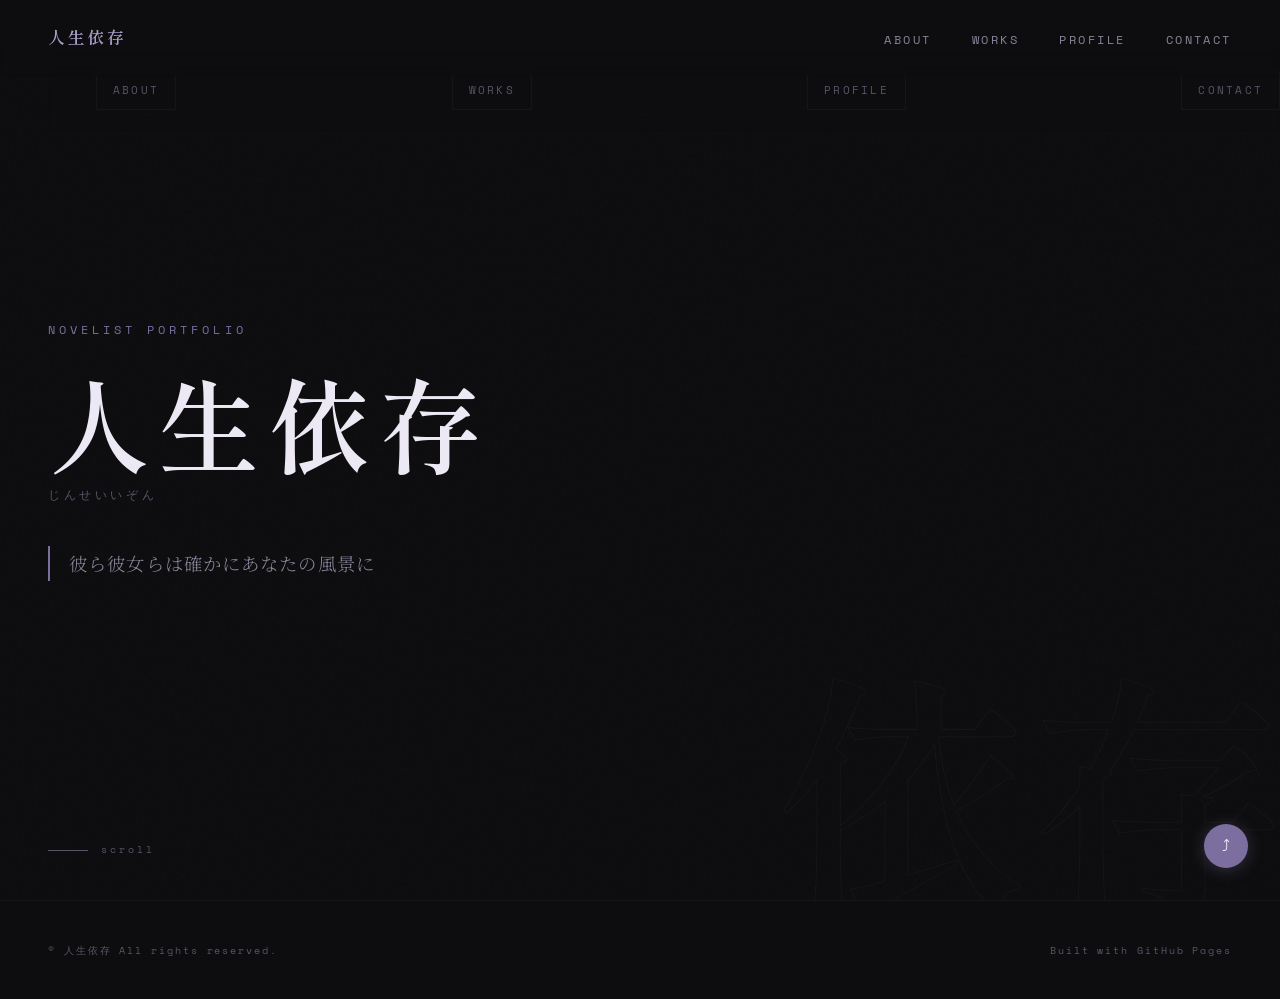
<file: index.html>
<!DOCTYPE html>
<html lang="ja">
<head>
<meta charset="UTF-8">
<meta name="viewport" content="width=device-width, initial-scale=1.0">
<meta name="description" content="人生依存（じんせいいぞん）の小説ポートフォリオサイト。ジャンル分けしにくい純文学・文学フリマ同人小説を執筆。代表作「雨上がりの宝物」ほか。">
<meta name="keywords" content="人生依存,小説家,純文学,小説家になろう,カクヨム,文学フリマ,同人小説,じんせいいぞん">
<meta property="og:title" content="人生依存 | 小説家ポートフォリオ">
<meta property="og:description" content="彼ら彼女らは確かにあなたの風景に。ジャンル分けしにくい物語を書く小説家・人生依存の作品一覧。">
<meta property="og:type" content="website">
<title>人生依存 | 小説家ポートフォリオ</title>
<link rel="stylesheet" href="style.css">
<style>
  #hero {
    min-height: 100vh;
    display: flex;
    flex-direction: column;
    justify-content: center;
    padding: 0 3rem;
    position: relative;
    overflow: hidden;
  }
  .hero-bg-text {
    position: absolute;
    bottom: -0.05em;
    right: -0.02em;
    font-family: 'Shippori Mincho', serif;
    font-size: clamp(8rem, 20vw, 22rem);
    font-weight: 600;
    color: transparent;
    -webkit-text-stroke: 1px rgba(124,111,160,0.07);
    pointer-events: none;
    line-height: 1;
    user-select: none;
  }
  .hero-eyebrow {
    font-family: 'Space Mono', monospace;
    font-size: 0.72rem;
    letter-spacing: 0.35em;
    color: var(--accent);
    margin-bottom: 1.5rem;
    opacity: 0;
    animation: fadeUp 1s 0.2s forwards;
  }
  .hero-name {
    font-family: 'Shippori Mincho', serif;
    font-size: clamp(3.5rem, 8vw, 7rem);
    font-weight: 600;
    line-height: 1.1;
    letter-spacing: 0.08em;
    color: #ece9f5;
    opacity: 0;
    animation: fadeUp 1s 0.4s forwards;
  }
  .hero-name-reading {
    font-family: 'Space Mono', monospace;
    font-size: 0.75rem;
    letter-spacing: 0.3em;
    color: var(--text3);
    margin-top: 0.4rem;
    opacity: 0;
    animation: fadeUp 1s 0.55s forwards;
  }
  .hero-catch {
    margin-top: 2.5rem;
    font-size: clamp(0.9rem, 2vw, 1.15rem);
    color: var(--text2);
    font-weight: 300;
    letter-spacing: 0.06em;
    max-width: 34em;
    border-left: 2px solid var(--accent);
    padding-left: 1.2rem;
    opacity: 0;
    animation: fadeUp 1s 0.7s forwards;
  }
  .hero-scroll {
    position: absolute;
    bottom: 2.5rem;
    left: 3rem;
    display: flex;
    align-items: center;
    gap: 0.8rem;
    font-family: 'Space Mono', monospace;
    font-size: 0.65rem;
    letter-spacing: 0.3em;
    color: var(--text3);
    opacity: 0;
    animation: fadeIn 1s 1.4s forwards;
  }
  .hero-scroll::before {
    content: '';
    display: block;
    width: 40px;
    height: 1px;
    background: var(--text3);
  }
  .hero-nav-links {
    display: flex;
    gap: 1.5rem;
    margin-top: 3rem;
    opacity: 0;
    animation: fadeUp 1s 1s forwards;
  }
  .hero-nav-link {
    font-family: 'Space Mono', monospace;
    font-size: 0.7rem;
    letter-spacing: 0.2em;
    color: var(--text3);
    text-decoration: none;
    padding: 0.5rem 1rem;
    border: 1px solid var(--border2);
    border-radius: 1px;
    transition: color 0.3s, border-color 0.3s;
  }
  .hero-nav-link:hover { color: var(--accent2); border-color: var(--border); }
  @media (max-width: 768px) {
    #hero { padding: 0 1.5rem; }
    .hero-nav-links { flex-wrap: wrap; gap: 0.8rem; }
  }
</style>
</head>
<body>

<nav>
  <a href="index.html" class="nav-logo">人生依存</a>
  <ul class="nav-links">
    <li><a href="about.html">ABOUT</a></li>
    <li><a href="works.html">WORKS</a></li>
    <li><a href="profile.html">PROFILE</a></li>
    <li><a href="contact.html">CONTACT</a></li>
  </ul>
</nav>

<section id="hero">
  <div class="hero-bg-text">依存</div>
  <p class="hero-eyebrow">NOVELIST PORTFOLIO</p>
  <h1 class="hero-name">人生依存</h1>
  <p class="hero-name-reading">じんせいいぞん</p>
  <p class="hero-catch">彼ら彼女らは確かにあなたの風景に</p>
  <nav class="hero-nav-links">
    <a href="about.html" class="hero-nav-link">ABOUT</a>
    <a href="works.html" class="hero-nav-link">WORKS</a>
    <a href="profile.html" class="hero-nav-link">PROFILE</a>
    <a href="contact.html" class="hero-nav-link">CONTACT</a>
  </nav>
  <div class="hero-scroll">scroll</div>
</section>

<footer>
  <p>© 人生依存 All rights reserved.</p>
  <p>Built with GitHub Pages</p>
</footer>


<!-- SHARE FAB -->
<div class="share-fab">
  <span class="share-copied" id="share-copied">copied!</span>
  <div class="share-menu" id="share-menu">
    <button class="share-btn" id="copy-btn">🔗 URLをコピー</button>
    <a class="share-btn" id="x-btn" href="#" target="_blank" rel="noopener">𝕏 Xでシェア</a>
    <a class="share-btn" id="line-btn" href="#" target="_blank" rel="noopener">💬 LINEでシェア</a>
  </div>
  <button class="share-toggle" id="share-toggle" aria-label="シェア">⤴</button>
</div>

<script>
(function() {
  var toggle = document.getElementById("share-toggle");
  var menu = document.getElementById("share-menu");
  var copyBtn = document.getElementById("copy-btn");
  var xBtn = document.getElementById("x-btn");
  var lineBtn = document.getElementById("line-btn");
  var copied = document.getElementById("share-copied");
  var url = "https://999harmony.github.io/";
  var text = "人生依存｜小説家ポートフォリオ";

  xBtn.href = "https://twitter.com/intent/tweet?url=" + encodeURIComponent(url) + "&text=" + encodeURIComponent(text);
  lineBtn.href = "https://social-plugins.line.me/lineit/share?url=" + encodeURIComponent(url);

  toggle.addEventListener("click", function() { menu.classList.toggle("open"); });

  copyBtn.addEventListener("click", function() {
    navigator.clipboard.writeText(url).then(function() {
      copied.classList.add("show");
      setTimeout(function() { copied.classList.remove("show"); }, 2000);
    });
  });

  document.addEventListener("click", function(e) {
    if (!e.target.closest(".share-fab")) menu.classList.remove("open");
  });
})();
</script>
</body>
</html>
</file>
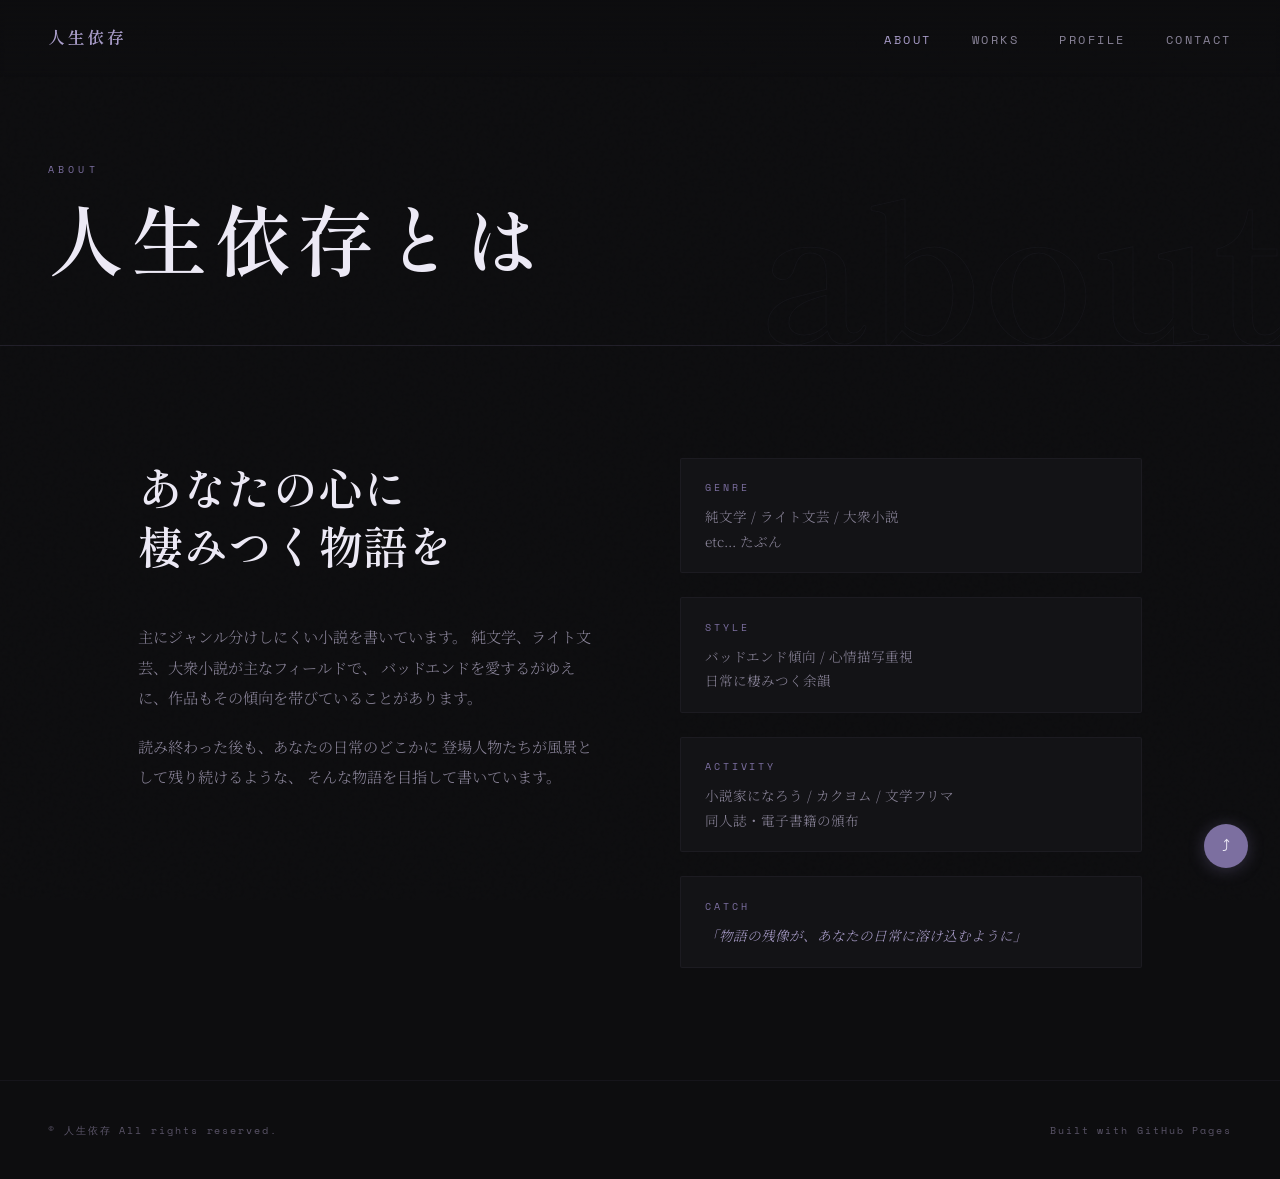
<file: about.html>
<!DOCTYPE html>
<html lang="ja">
<head>
<meta charset="UTF-8">
<meta name="viewport" content="width=device-width, initial-scale=1.0">
<meta name="description" content="人生依存（じんせいいぞん）について。純文学・ライト文芸・大衆小説を中心に執筆する小説家。">
<title>ABOUT | 人生依存</title>
<link rel="stylesheet" href="style.css">
</head>
<body>

<nav>
  <a href="index.html" class="nav-logo">人生依存</a>
  <ul class="nav-links">
    <li><a href="about.html" class="active">ABOUT</a></li>
    <li><a href="works.html">WORKS</a></li>
    <li><a href="profile.html">PROFILE</a></li>
    <li><a href="contact.html">CONTACT</a></li>
  </ul>
</nav>

<div class="page-header">
  <div class="page-header-bg">about</div>
  <p class="page-header-eyebrow">ABOUT</p>
  <h1 class="page-header-title">人生依存とは</h1>
</div>

<hr class="divider">

<section>
  <div class="section-inner">
    <div class="about-grid">
      <div class="reveal">
        <h2 class="section-title">あなたの心に<br>棲みつく物語を</h2>
        <div class="about-text">
          <p>
            主にジャンル分けしにくい小説を書いています。
            純文学、ライト文芸、大衆小説が主なフィールドで、
            バッドエンドを愛するがゆえに、作品もその傾向を帯びていることがあります。
          </p>
          <p>
            読み終わった後も、あなたの日常のどこかに
            登場人物たちが風景として残り続けるような、
            そんな物語を目指して書いています。
          </p>
        </div>
      </div>
      <div class="about-detail reveal">
        <div class="detail-item">
          <div class="detail-item-label">GENRE</div>
          <div class="detail-item-content">純文学 / ライト文芸 / 大衆小説<br>etc... たぶん</div>
        </div>
        <div class="detail-item">
          <div class="detail-item-label">STYLE</div>
          <div class="detail-item-content">バッドエンド傾向 / 心情描写重視<br>日常に棲みつく余韻</div>
        </div>
        <div class="detail-item">
          <div class="detail-item-label">ACTIVITY</div>
          <div class="detail-item-content">小説家になろう / カクヨム / 文学フリマ<br>同人誌・電子書籍の頒布</div>
        </div>
        <div class="detail-item">
          <div class="detail-item-label">CATCH</div>
          <div class="detail-item-content" style="color: var(--accent2); font-style: italic;">
            「物語の残像が、あなたの日常に溶け込むように」
          </div>
        </div>
      </div>
    </div>
  </div>
</section>

<footer>
  <p>© 人生依存 All rights reserved.</p>
  <p>Built with GitHub Pages</p>
</footer>

<script>
const reveals = document.querySelectorAll('.reveal');
const observer = new IntersectionObserver((entries) => {
  entries.forEach(entry => { if (entry.isIntersecting) entry.target.classList.add('visible'); });
}, { threshold: 0.12 });
reveals.forEach(el => observer.observe(el));
</script>

<!-- SHARE FAB -->
<div class="share-fab">
  <span class="share-copied" id="share-copied">copied!</span>
  <div class="share-menu" id="share-menu">
    <button class="share-btn" id="copy-btn">🔗 URLをコピー</button>
    <a class="share-btn" id="x-btn" href="#" target="_blank" rel="noopener">𝕏 Xでシェア</a>
    <a class="share-btn" id="line-btn" href="#" target="_blank" rel="noopener">💬 LINEでシェア</a>
  </div>
  <button class="share-toggle" id="share-toggle" aria-label="シェア">⤴</button>
</div>

<script>
(function() {
  var toggle = document.getElementById("share-toggle");
  var menu = document.getElementById("share-menu");
  var copyBtn = document.getElementById("copy-btn");
  var xBtn = document.getElementById("x-btn");
  var lineBtn = document.getElementById("line-btn");
  var copied = document.getElementById("share-copied");
  var url = "https://999harmony.github.io/";
  var text = "人生依存｜小説家ポートフォリオ";

  xBtn.href = "https://twitter.com/intent/tweet?url=" + encodeURIComponent(url) + "&text=" + encodeURIComponent(text);
  lineBtn.href = "https://social-plugins.line.me/lineit/share?url=" + encodeURIComponent(url);

  toggle.addEventListener("click", function() { menu.classList.toggle("open"); });

  copyBtn.addEventListener("click", function() {
    navigator.clipboard.writeText(url).then(function() {
      copied.classList.add("show");
      setTimeout(function() { copied.classList.remove("show"); }, 2000);
    });
  });

  document.addEventListener("click", function(e) {
    if (!e.target.closest(".share-fab")) menu.classList.remove("open");
  });
})();
</script>
</body>
</html>
</file>
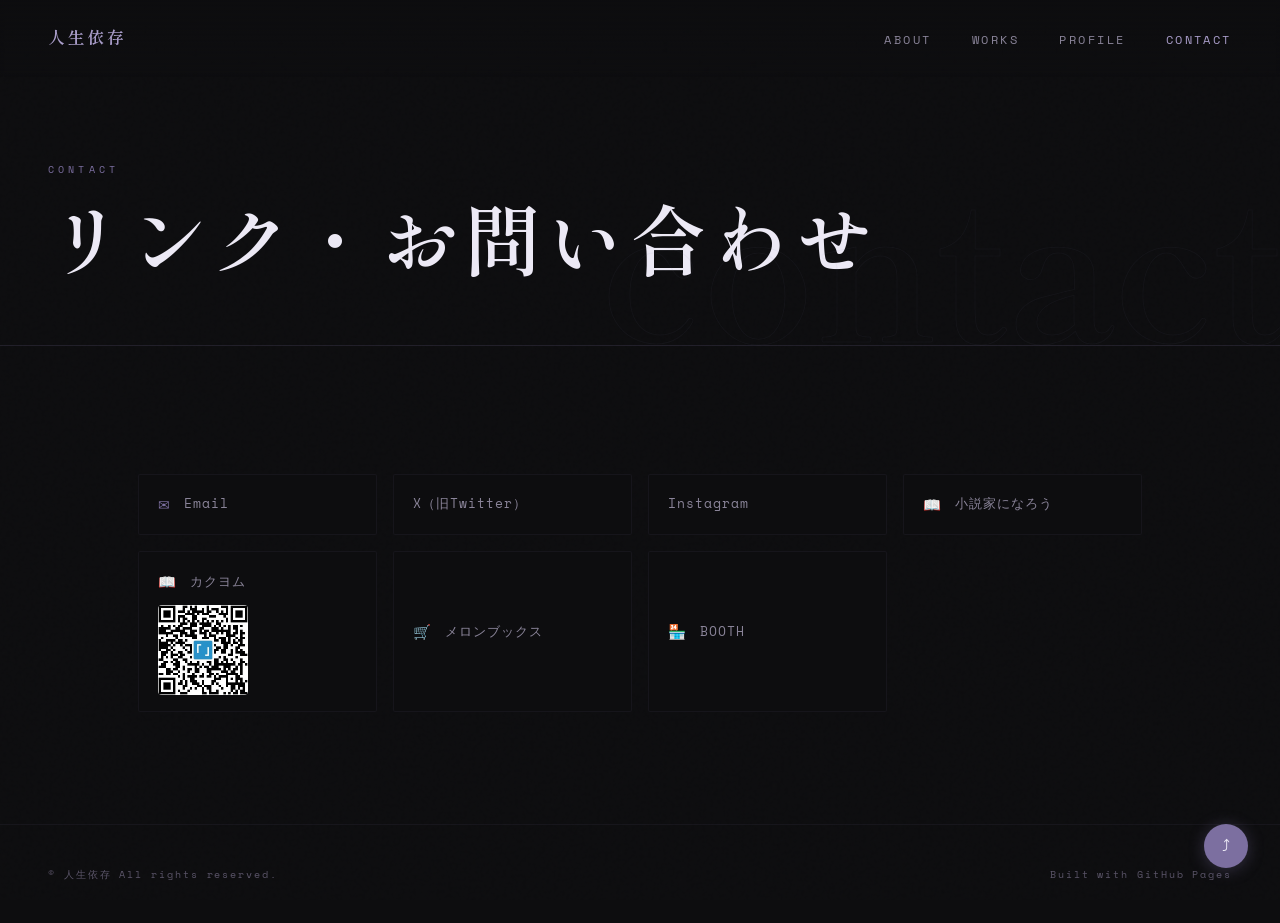
<file: contact.html>
<!DOCTYPE html>
<html lang="ja">
<head>
<meta charset="UTF-8">
<meta name="viewport" content="width=device-width, initial-scale=1.0">
<meta name="description" content="人生依存へのお問い合わせ・各種リンク。Twitter、Instagram、小説家になろう、カクヨム、メロンブックス、BOOTH。">
<title>CONTACT | 人生依存</title>
<link rel="stylesheet" href="style.css">
</head>
<body>

<nav>
  <a href="index.html" class="nav-logo">人生依存</a>
  <ul class="nav-links">
    <li><a href="about.html">ABOUT</a></li>
    <li><a href="works.html">WORKS</a></li>
    <li><a href="profile.html">PROFILE</a></li>
    <li><a href="contact.html" class="active">CONTACT</a></li>
  </ul>
</nav>

<div class="page-header">
  <div class="page-header-bg">contact</div>
  <p class="page-header-eyebrow">CONTACT</p>
  <h1 class="page-header-title">リンク・お問い合わせ</h1>
</div>

<hr class="divider">

<section>
  <div class="section-inner">
    <div class="contact-link-area reveal">
      <div class="contact-links">
        <a href="mailto:rikurai0715@outlook.jp" class="contact-link">
          <span class="contact-link-icon">✉</span>
          <span>Email</span>
        </a>
        <a href="https://twitter.com/999harmony" target="_blank" rel="noopener" class="contact-link">
          <span>X（旧Twitter）</span>
        </a>
        <a href="https://www.instagram.com/999_harmony" target="_blank" rel="noopener" class="contact-link">
          <span>Instagram</span>
        </a>
        <a href="https://mypage.syosetu.com/mypage/profile/userid/946989/" target="_blank" rel="noopener" class="contact-link">
          <span class="contact-link-icon">📖</span>
          <span>小説家になろう</span>
        </a>
        <a href="https://kakuyomu.jp/users/999harmony" target="_blank" rel="noopener" class="contact-link" style="flex-direction: column; align-items: flex-start; gap: 0.6rem;">
          <span style="display:flex; align-items:center; gap:0.8rem;"><span class="contact-link-icon">📖</span><span>カクヨム</span></span>
          <img src="qr_kakuyomu.png" alt="カクヨムQRコード" style="width: 90px; height: 90px; border-radius: 4px; display: block;">
        </a>
        <a href="https://www.melonbooks.co.jp/circle/index.php?circle_id=134625" target="_blank" rel="noopener" class="contact-link">
          <span class="contact-link-icon">🛒</span>
          <span>メロンブックス</span>
        </a>
        <a href="https://life-dependence.booth.pm/" target="_blank" rel="noopener" class="contact-link">
          <span class="contact-link-icon">🏪</span>
          <span>BOOTH</span>
        </a>
      </div>
    </div>
  </div>
</section>

<footer>
  <p>© 人生依存 All rights reserved.</p>
  <p>Built with GitHub Pages</p>
</footer>

<script>
const reveals = document.querySelectorAll('.reveal');
const observer = new IntersectionObserver((entries) => {
  entries.forEach(entry => { if (entry.isIntersecting) entry.target.classList.add('visible'); });
}, { threshold: 0.12 });
reveals.forEach(el => observer.observe(el));
</script>

<!-- SHARE FAB -->
<div class="share-fab">
  <span class="share-copied" id="share-copied">copied!</span>
  <div class="share-menu" id="share-menu">
    <button class="share-btn" id="copy-btn">🔗 URLをコピー</button>
    <a class="share-btn" id="x-btn" href="#" target="_blank" rel="noopener">𝕏 Xでシェア</a>
    <a class="share-btn" id="line-btn" href="#" target="_blank" rel="noopener">💬 LINEでシェア</a>
  </div>
  <button class="share-toggle" id="share-toggle" aria-label="シェア">⤴</button>
</div>

<script>
(function() {
  var toggle = document.getElementById("share-toggle");
  var menu = document.getElementById("share-menu");
  var copyBtn = document.getElementById("copy-btn");
  var xBtn = document.getElementById("x-btn");
  var lineBtn = document.getElementById("line-btn");
  var copied = document.getElementById("share-copied");
  var url = "https://999harmony.github.io/";
  var text = "人生依存｜小説家ポートフォリオ";

  xBtn.href = "https://twitter.com/intent/tweet?url=" + encodeURIComponent(url) + "&text=" + encodeURIComponent(text);
  lineBtn.href = "https://social-plugins.line.me/lineit/share?url=" + encodeURIComponent(url);

  toggle.addEventListener("click", function() { menu.classList.toggle("open"); });

  copyBtn.addEventListener("click", function() {
    navigator.clipboard.writeText(url).then(function() {
      copied.classList.add("show");
      setTimeout(function() { copied.classList.remove("show"); }, 2000);
    });
  });

  document.addEventListener("click", function(e) {
    if (!e.target.closest(".share-fab")) menu.classList.remove("open");
  });
})();
</script>
</body>
</html>
</file>
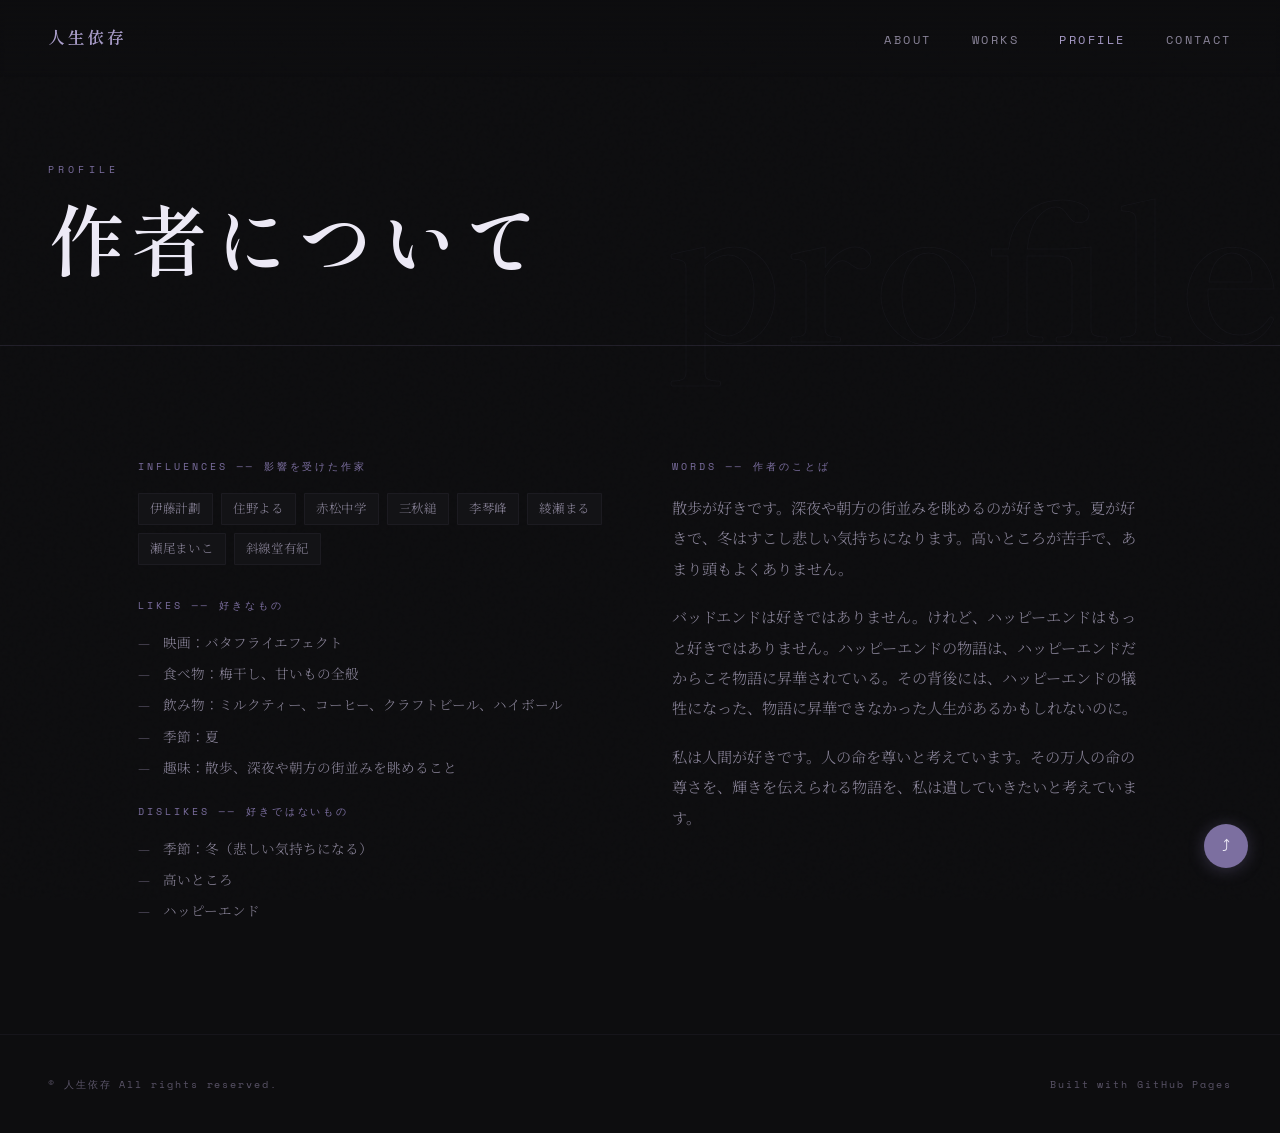
<file: profile.html>
<!DOCTYPE html>
<html lang="ja">
<head>
<meta charset="UTF-8">
<meta name="viewport" content="width=device-width, initial-scale=1.0">
<meta name="description" content="小説家・人生依存のプロフィール。影響を受けた作家、好きなもの、作者のことば。">
<title>PROFILE | 人生依存</title>
<link rel="stylesheet" href="style.css">
</head>
<body>

<nav>
  <a href="index.html" class="nav-logo">人生依存</a>
  <ul class="nav-links">
    <li><a href="about.html">ABOUT</a></li>
    <li><a href="works.html">WORKS</a></li>
    <li><a href="profile.html" class="active">PROFILE</a></li>
    <li><a href="contact.html">CONTACT</a></li>
  </ul>
</nav>

<div class="page-header">
  <div class="page-header-bg">profile</div>
  <p class="page-header-eyebrow">PROFILE</p>
  <h1 class="page-header-title">作者について</h1>
</div>

<hr class="divider">

<section>
  <div class="section-inner">
    <div class="profile-grid">
      <div class="reveal">
        <div class="profile-block-title">INFLUENCES ── 影響を受けた作家</div>
        <div class="author-list">
          <span class="author-tag">伊藤計劃</span>
          <span class="author-tag">住野よる</span>
          <span class="author-tag">赤松中学</span>
          <span class="author-tag">三秋縋</span>
          <span class="author-tag">李琴峰</span>
          <span class="author-tag">綾瀬まる</span>
          <span class="author-tag">瀬尾まいこ</span>
          <span class="author-tag">斜線堂有紀</span>
        </div>
        <div class="profile-block-title">LIKES ── 好きなもの</div>
        <ul class="taste-list">
          <li>映画：バタフライエフェクト</li>
          <li>食べ物：梅干し、甘いもの全般</li>
          <li>飲み物：ミルクティー、コーヒー、クラフトビール、ハイボール</li>
          <li>季節：夏</li>
          <li>趣味：散歩、深夜や朝方の街並みを眺めること</li>
        </ul>
        <div class="profile-block-title" style="margin-top: 1.5rem;">DISLIKES ── 好きではないもの</div>
        <ul class="taste-list">
          <li>季節：冬（悲しい気持ちになる）</li>
          <li>高いところ</li>
          <li>ハッピーエンド</li>
        </ul>
      </div>
      <div class="reveal">
        <div class="profile-block-title">WORDS ── 作者のことば</div>
        <div class="about-text">
          <p>
            散歩が好きです。深夜や朝方の街並みを眺めるのが好きです。夏が好きで、冬はすこし悲しい気持ちになります。高いところが苦手で、あまり頭もよくありません。
          </p>
          <p>
            バッドエンドは好きではありません。けれど、ハッピーエンドはもっと好きではありません。ハッピーエンドの物語は、ハッピーエンドだからこそ物語に昇華されている。その背後には、ハッピーエンドの犠牲になった、物語に昇華できなかった人生があるかもしれないのに。
          </p>
          <p>
            私は人間が好きです。人の命を尊いと考えています。その万人の命の尊さを、輝きを伝えられる物語を、私は遺していきたいと考えています。
          </p>
        </div>
      </div>
    </div>
  </div>
</section>

<footer>
  <p>© 人生依存 All rights reserved.</p>
  <p>Built with GitHub Pages</p>
</footer>

<script>
const reveals = document.querySelectorAll('.reveal');
const observer = new IntersectionObserver((entries) => {
  entries.forEach(entry => { if (entry.isIntersecting) entry.target.classList.add('visible'); });
}, { threshold: 0.12 });
reveals.forEach(el => observer.observe(el));
</script>

<!-- SHARE FAB -->
<div class="share-fab">
  <span class="share-copied" id="share-copied">copied!</span>
  <div class="share-menu" id="share-menu">
    <button class="share-btn" id="copy-btn">🔗 URLをコピー</button>
    <a class="share-btn" id="x-btn" href="#" target="_blank" rel="noopener">𝕏 Xでシェア</a>
    <a class="share-btn" id="line-btn" href="#" target="_blank" rel="noopener">💬 LINEでシェア</a>
  </div>
  <button class="share-toggle" id="share-toggle" aria-label="シェア">⤴</button>
</div>

<script>
(function() {
  var toggle = document.getElementById("share-toggle");
  var menu = document.getElementById("share-menu");
  var copyBtn = document.getElementById("copy-btn");
  var xBtn = document.getElementById("x-btn");
  var lineBtn = document.getElementById("line-btn");
  var copied = document.getElementById("share-copied");
  var url = "https://999harmony.github.io/";
  var text = "人生依存｜小説家ポートフォリオ";

  xBtn.href = "https://twitter.com/intent/tweet?url=" + encodeURIComponent(url) + "&text=" + encodeURIComponent(text);
  lineBtn.href = "https://social-plugins.line.me/lineit/share?url=" + encodeURIComponent(url);

  toggle.addEventListener("click", function() { menu.classList.toggle("open"); });

  copyBtn.addEventListener("click", function() {
    navigator.clipboard.writeText(url).then(function() {
      copied.classList.add("show");
      setTimeout(function() { copied.classList.remove("show"); }, 2000);
    });
  });

  document.addEventListener("click", function(e) {
    if (!e.target.closest(".share-fab")) menu.classList.remove("open");
  });
})();
</script>
</body>
</html>
</file>
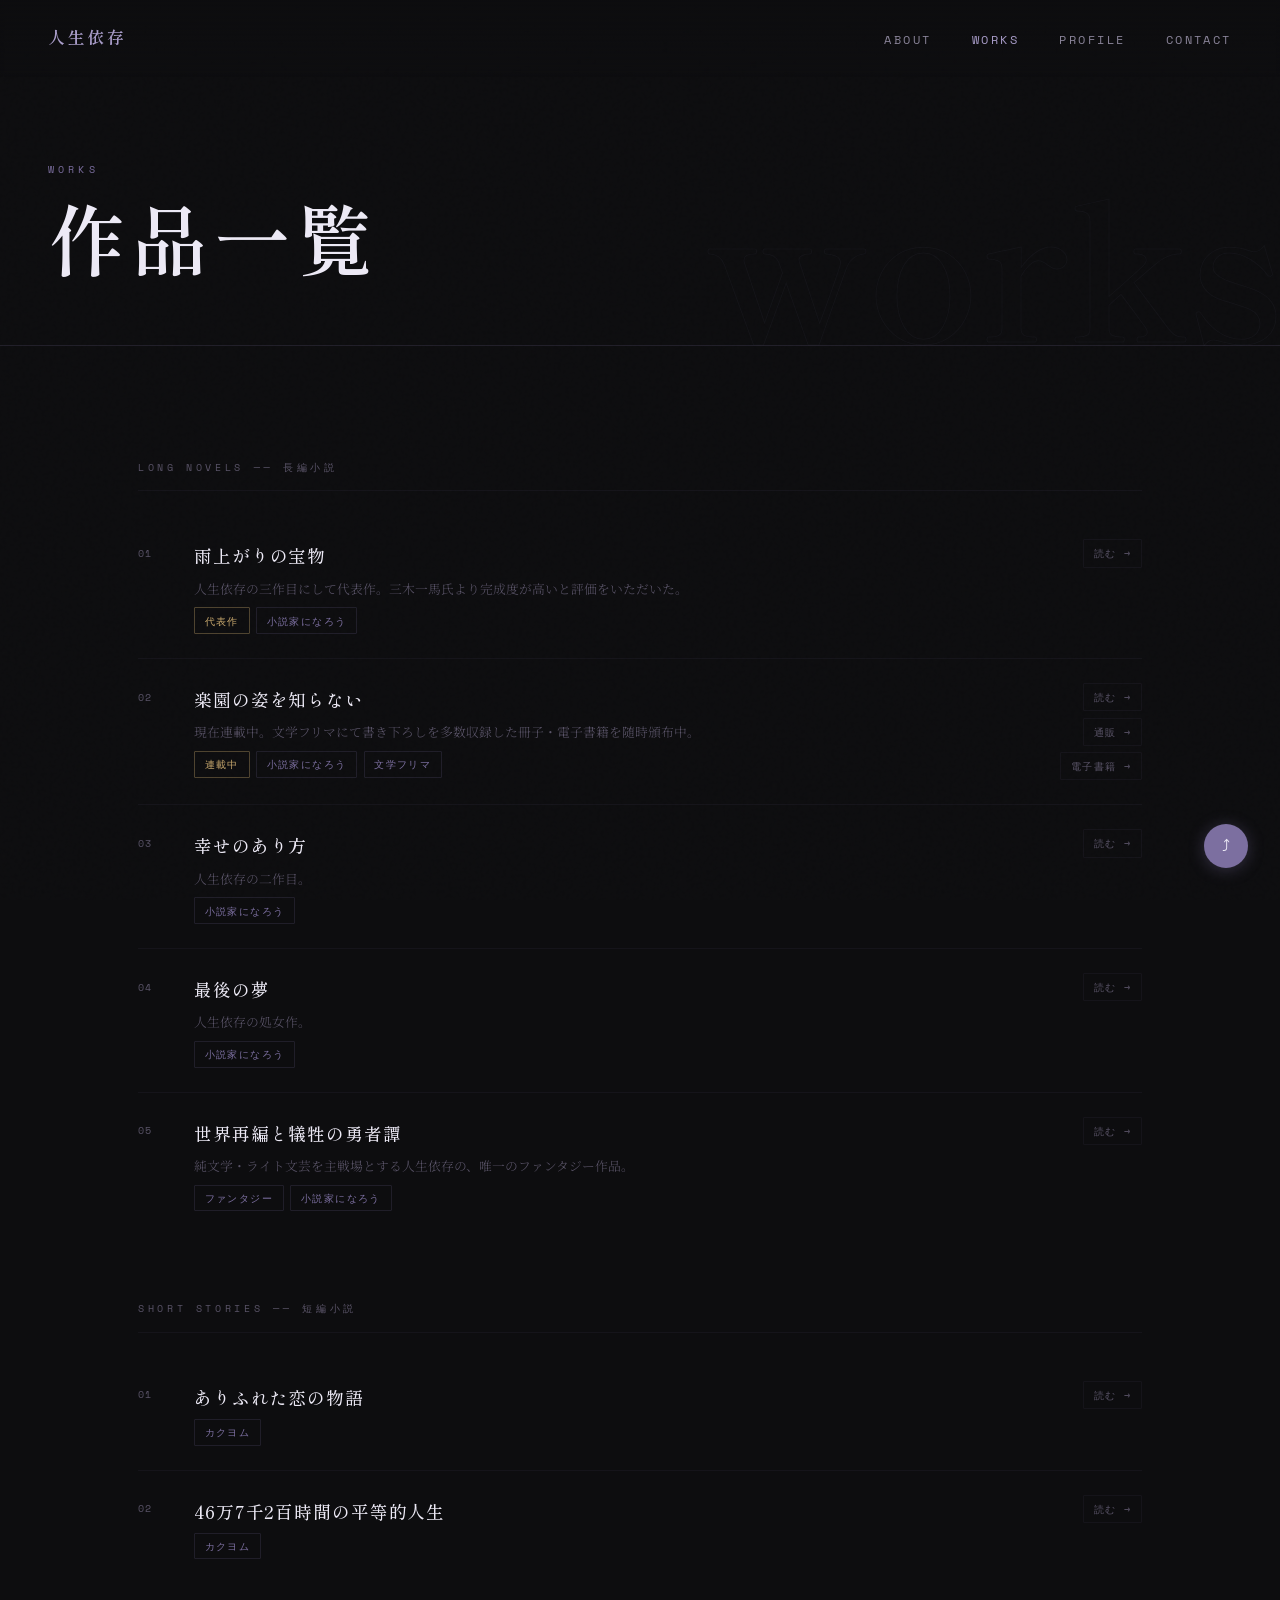
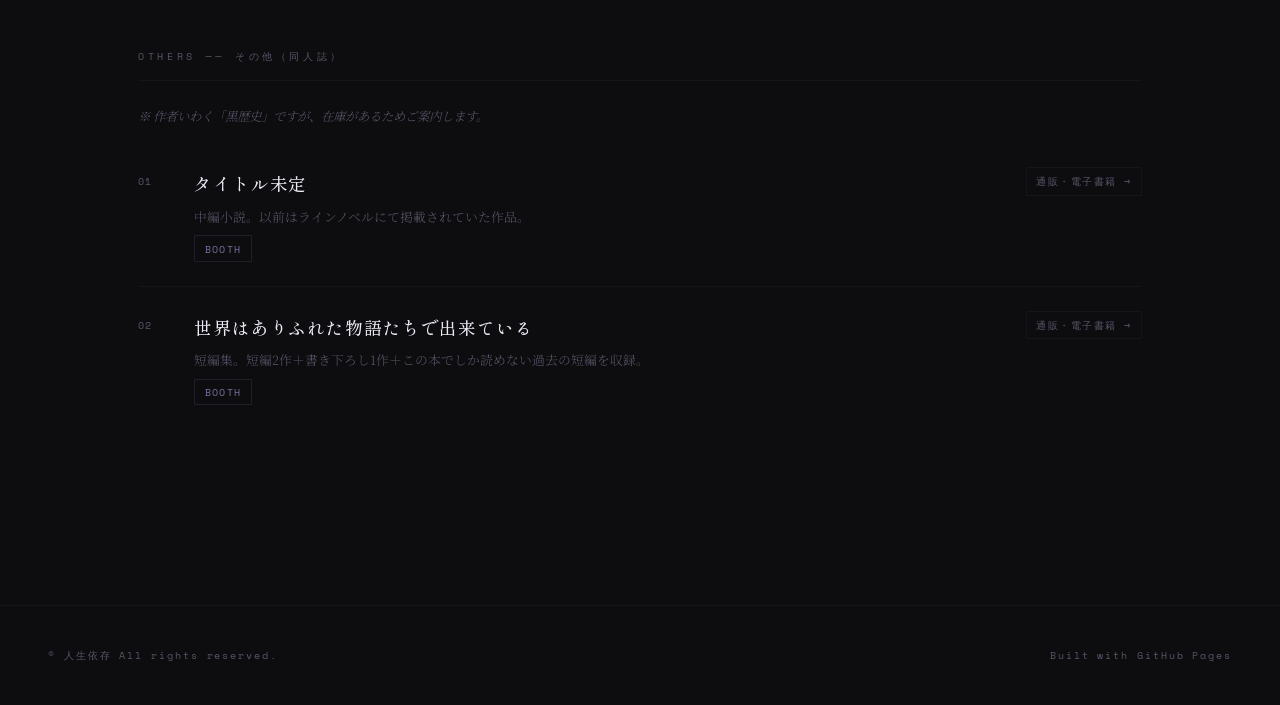
<file: works.html>
<!DOCTYPE html>
<html lang="ja">
<head>
<meta charset="UTF-8">
<meta name="viewport" content="width=device-width, initial-scale=1.0">
<meta name="description" content="人生依存の作品一覧。雨上がりの宝物、楽園の姿を知らないほか長編・短編小説。">
<title>WORKS | 人生依存</title>
<link rel="stylesheet" href="style.css">
</head>
<body>

<nav>
  <a href="index.html" class="nav-logo">人生依存</a>
  <ul class="nav-links">
    <li><a href="about.html">ABOUT</a></li>
    <li><a href="works.html" class="active">WORKS</a></li>
    <li><a href="profile.html">PROFILE</a></li>
    <li><a href="contact.html">CONTACT</a></li>
  </ul>
</nav>

<div class="page-header">
  <div class="page-header-bg">works</div>
  <p class="page-header-eyebrow">WORKS</p>
  <h1 class="page-header-title">作品一覧</h1>
</div>

<hr class="divider">

<section>
  <div class="section-inner">

    <!-- 長編 -->
    <div class="works-category reveal">
      <div class="works-category-title">LONG NOVELS ── 長編小説</div>

      <div class="work-item">
        <div class="work-number">01</div>
        <div class="work-info">
          <div class="work-title">雨上がりの宝物</div>
          <div class="work-desc">人生依存の三作目にして代表作。三木一馬氏より完成度が高いと評価をいただいた。</div>
          <div class="work-badges">
            <span class="badge-gold badge">代表作</span>
            <span class="badge">小説家になろう</span>
          </div>
        </div>
        <div class="work-links">
          <a href="https://ncode.syosetu.com/n5536fu/" target="_blank" rel="noopener" class="work-link">読む →</a>
        </div>
      </div>

      <div class="work-item">
        <div class="work-number">02</div>
        <div class="work-info">
          <div class="work-title">楽園の姿を知らない</div>
          <div class="work-desc">現在連載中。文学フリマにて書き下ろしを多数収録した冊子・電子書籍を随時頒布中。</div>
          <div class="work-badges">
            <span class="badge" style="color: var(--gold); border-color: rgba(201,169,110,0.35);">連載中</span>
            <span class="badge">小説家になろう</span>
            <span class="badge">文学フリマ</span>
          </div>
        </div>
        <div class="work-links">
          <a href="https://ncode.syosetu.com/n1674ga/" target="_blank" rel="noopener" class="work-link">読む →</a>
          <a href="https://www.melonbooks.co.jp/detail/detail.php?product_id=3325894" target="_blank" rel="noopener" class="work-link">通販 →</a>
          <a href="https://www.melonbooks.co.jp/detail/detail.php?product_id=3349179" target="_blank" rel="noopener" class="work-link">電子書籍 →</a>
        </div>
      </div>

      <div class="work-item">
        <div class="work-number">03</div>
        <div class="work-info">
          <div class="work-title">幸せのあり方</div>
          <div class="work-desc">人生依存の二作目。</div>
          <div class="work-badges"><span class="badge">小説家になろう</span></div>
        </div>
        <div class="work-links">
          <a href="https://ncode.syosetu.com/n5487fu/" target="_blank" rel="noopener" class="work-link">読む →</a>
        </div>
      </div>

      <div class="work-item">
        <div class="work-number">04</div>
        <div class="work-info">
          <div class="work-title">最後の夢</div>
          <div class="work-desc">人生依存の処女作。</div>
          <div class="work-badges"><span class="badge">小説家になろう</span></div>
        </div>
        <div class="work-links">
          <a href="https://ncode.syosetu.com/n0876du/" target="_blank" rel="noopener" class="work-link">読む →</a>
        </div>
      </div>

      <div class="work-item">
        <div class="work-number">05</div>
        <div class="work-info">
          <div class="work-title">世界再編と犠牲の勇者譚</div>
          <div class="work-desc">純文学・ライト文芸を主戦場とする人生依存の、唯一のファンタジー作品。</div>
          <div class="work-badges">
            <span class="badge">ファンタジー</span>
            <span class="badge">小説家になろう</span>
          </div>
        </div>
        <div class="work-links">
          <a href="https://ncode.syosetu.com/n0903ff/" target="_blank" rel="noopener" class="work-link">読む →</a>
        </div>
      </div>
    </div>

    <!-- 短編 -->
    <div class="works-category reveal">
      <div class="works-category-title">SHORT STORIES ── 短編小説</div>

      <div class="work-item">
        <div class="work-number">01</div>
        <div class="work-info">
          <div class="work-title">ありふれた恋の物語</div>
          <div class="work-badges"><span class="badge">カクヨム</span></div>
        </div>
        <div class="work-links">
          <a href="https://kakuyomu.jp/works/1177354054888272582" target="_blank" rel="noopener" class="work-link">読む →</a>
        </div>
      </div>

      <div class="work-item">
        <div class="work-number">02</div>
        <div class="work-info">
          <div class="work-title">46万7千2百時間の平等的人生</div>
          <div class="work-badges"><span class="badge">カクヨム</span></div>
        </div>
        <div class="work-links">
          <a href="https://kakuyomu.jp/works/1177354054888272748" target="_blank" rel="noopener" class="work-link">読む →</a>
        </div>
      </div>
    </div>

    <!-- その他 -->
    <div class="works-category reveal">
      <div class="works-category-title">OTHERS ── その他（同人誌）</div>
      <p class="other-works-note">※ 作者いわく「黒歴史」ですが、在庫があるためご案内します。</p>

      <div class="work-item">
        <div class="work-number">01</div>
        <div class="work-info">
          <div class="work-title">タイトル未定</div>
          <div class="work-desc">中編小説。以前はラインノベルにて掲載されていた作品。</div>
          <div class="work-badges"><span class="badge">BOOTH</span></div>
        </div>
        <div class="work-links">
          <a href="https://life-dependence.booth.pm/items/1598316" target="_blank" rel="noopener" class="work-link">通販・電子書籍 →</a>
        </div>
      </div>

      <div class="work-item">
        <div class="work-number">02</div>
        <div class="work-info">
          <div class="work-title">世界はありふれた物語たちで出来ている</div>
          <div class="work-desc">短編集。短編2作＋書き下ろし1作＋この本でしか読めない過去の短編を収録。</div>
          <div class="work-badges"><span class="badge">BOOTH</span></div>
        </div>
        <div class="work-links">
          <a href="https://life-dependence.booth.pm/items/1598329" target="_blank" rel="noopener" class="work-link">通販・電子書籍 →</a>
        </div>
      </div>
    </div>

  </div>
</section>

<footer>
  <p>© 人生依存 All rights reserved.</p>
  <p>Built with GitHub Pages</p>
</footer>

<script>
const reveals = document.querySelectorAll('.reveal');
const observer = new IntersectionObserver((entries) => {
  entries.forEach(entry => { if (entry.isIntersecting) entry.target.classList.add('visible'); });
}, { threshold: 0.12 });
reveals.forEach(el => observer.observe(el));
</script>

<!-- SHARE FAB -->
<div class="share-fab">
  <span class="share-copied" id="share-copied">copied!</span>
  <div class="share-menu" id="share-menu">
    <button class="share-btn" id="copy-btn">🔗 URLをコピー</button>
    <a class="share-btn" id="x-btn" href="#" target="_blank" rel="noopener">𝕏 Xでシェア</a>
    <a class="share-btn" id="line-btn" href="#" target="_blank" rel="noopener">💬 LINEでシェア</a>
  </div>
  <button class="share-toggle" id="share-toggle" aria-label="シェア">⤴</button>
</div>

<script>
(function() {
  var toggle = document.getElementById("share-toggle");
  var menu = document.getElementById("share-menu");
  var copyBtn = document.getElementById("copy-btn");
  var xBtn = document.getElementById("x-btn");
  var lineBtn = document.getElementById("line-btn");
  var copied = document.getElementById("share-copied");
  var url = "https://999harmony.github.io/";
  var text = "人生依存｜小説家ポートフォリオ";

  xBtn.href = "https://twitter.com/intent/tweet?url=" + encodeURIComponent(url) + "&text=" + encodeURIComponent(text);
  lineBtn.href = "https://social-plugins.line.me/lineit/share?url=" + encodeURIComponent(url);

  toggle.addEventListener("click", function() { menu.classList.toggle("open"); });

  copyBtn.addEventListener("click", function() {
    navigator.clipboard.writeText(url).then(function() {
      copied.classList.add("show");
      setTimeout(function() { copied.classList.remove("show"); }, 2000);
    });
  });

  document.addEventListener("click", function(e) {
    if (!e.target.closest(".share-fab")) menu.classList.remove("open");
  });
})();
</script>
</body>
</html>
</file>
<file: style.css>
@import url('https://fonts.googleapis.com/css2?family=Shippori+Mincho:wght@400;500;600&family=Noto+Serif+JP:wght@300;400;500&family=Space+Mono:ital@0;1&display=swap');

:root {
  --bg: #0d0d0f;
  --bg2: #131316;
  --bg3: #1a1a1f;
  --accent: #7c6fa0;
  --accent2: #a89cc8;
  --text: #d4cfe8;
  --text2: #8a8499;
  --text3: #5a5468;
  --border: rgba(124,111,160,0.18);
  --border2: rgba(124,111,160,0.08);
  --gold: #c9a96e;
}

* { box-sizing: border-box; margin: 0; padding: 0; }
html { scroll-behavior: smooth; }

body {
  background: var(--bg);
  color: var(--text);
  font-family: 'Noto Serif JP', serif;
  font-weight: 300;
  line-height: 1.9;
  overflow-x: hidden;
}

::selection { background: rgba(124,111,160,0.35); }

body::before {
  content: '';
  position: fixed;
  inset: 0;
  background-image: url("data:image/svg+xml,%3Csvg viewBox='0 0 256 256' xmlns='http://www.w3.org/2000/svg'%3E%3Cfilter id='noise'%3E%3CfeTurbulence type='fractalNoise' baseFrequency='0.9' numOctaves='4' stitchTiles='stitch'/%3E%3C/filter%3E%3Crect width='100%25' height='100%25' filter='url(%23noise)' opacity='0.04'/%3E%3C/svg%3E");
  pointer-events: none;
  z-index: 0;
  opacity: 0.4;
}

/* NAV */
nav {
  position: fixed;
  top: 0;
  width: 100%;
  z-index: 100;
  padding: 1.4rem 3rem;
  display: flex;
  justify-content: space-between;
  align-items: center;
  background: linear-gradient(to bottom, rgba(13,13,15,0.95), transparent);
  backdrop-filter: blur(2px);
}

.nav-logo {
  font-family: 'Shippori Mincho', serif;
  font-size: 1.05rem;
  font-weight: 600;
  color: var(--accent2);
  letter-spacing: 0.15em;
  text-decoration: none;
}

.nav-links {
  display: flex;
  gap: 2.5rem;
  list-style: none;
}

.nav-links a {
  color: var(--text2);
  text-decoration: none;
  font-size: 0.78rem;
  letter-spacing: 0.2em;
  font-family: 'Space Mono', monospace;
  transition: color 0.3s;
}

.nav-links a:hover, .nav-links a.active { color: var(--accent2); }

/* SECTIONS */
section { position: relative; z-index: 1; }

.section-inner {
  max-width: 1100px;
  margin: 0 auto;
  padding: 7rem 3rem;
}

.section-label {
  font-family: 'Space Mono', monospace;
  font-size: 0.65rem;
  letter-spacing: 0.4em;
  color: var(--accent);
  margin-bottom: 0.8rem;
}

.section-title {
  font-family: 'Shippori Mincho', serif;
  font-size: clamp(1.8rem, 4vw, 2.8rem);
  font-weight: 600;
  color: #ece9f5;
  line-height: 1.3;
  margin-bottom: 3rem;
}

.divider {
  border: none;
  height: 1px;
  background: var(--border);
  margin: 0;
}

/* ABOUT */
.about-grid {
  display: grid;
  grid-template-columns: 1fr 1fr;
  gap: 5rem;
  align-items: start;
}

.about-text p {
  color: var(--text2);
  font-size: 0.95rem;
  margin-bottom: 1.2em;
  line-height: 2;
}

.about-text p strong { color: var(--accent2); font-weight: 500; }

.about-detail { display: flex; flex-direction: column; gap: 1.5rem; }

.detail-item {
  padding: 1.2rem 1.5rem;
  border: 1px solid var(--border2);
  background: var(--bg2);
  border-radius: 2px;
}

.detail-item-label {
  font-family: 'Space Mono', monospace;
  font-size: 0.6rem;
  letter-spacing: 0.3em;
  color: var(--accent);
  margin-bottom: 0.5rem;
}

.detail-item-content { font-size: 0.85rem; color: var(--text2); line-height: 1.8; }

/* WORKS */
.works-category { margin-bottom: 4rem; }

.works-category-title {
  font-family: 'Space Mono', monospace;
  font-size: 0.65rem;
  letter-spacing: 0.35em;
  color: var(--text3);
  padding-bottom: 0.8rem;
  border-bottom: 1px solid var(--border2);
  margin-bottom: 1.5rem;
}

.work-item {
  display: grid;
  grid-template-columns: auto 1fr auto;
  align-items: start;
  gap: 1.5rem;
  padding: 1.5rem 0;
  border-bottom: 1px solid var(--border2);
}

.work-item:last-child { border-bottom: none; }

.work-number {
  font-family: 'Space Mono', monospace;
  font-size: 0.65rem;
  color: var(--text3);
  letter-spacing: 0.1em;
  padding-top: 0.3rem;
  min-width: 2rem;
}

.work-title {
  font-family: 'Shippori Mincho', serif;
  font-size: 1.1rem;
  font-weight: 500;
  color: #ece9f5;
  margin-bottom: 0.3rem;
  letter-spacing: 0.05em;
}

.work-desc { font-size: 0.8rem; color: var(--text3); line-height: 1.7; margin-bottom: 0.5rem; }

.work-badges { display: flex; flex-wrap: wrap; gap: 0.4rem; }

.badge {
  font-family: 'Space Mono', monospace;
  font-size: 0.6rem;
  letter-spacing: 0.15em;
  padding: 0.2rem 0.6rem;
  border: 1px solid var(--border);
  color: var(--accent);
  border-radius: 1px;
}

.badge-gold { border-color: rgba(201,169,110,0.35); color: var(--gold); }

.work-links { display: flex; flex-direction: column; gap: 0.4rem; align-items: flex-end; }

.work-link {
  font-family: 'Space Mono', monospace;
  font-size: 0.6rem;
  letter-spacing: 0.15em;
  color: var(--text3);
  text-decoration: none;
  padding: 0.25rem 0.6rem;
  border: 1px solid var(--border2);
  border-radius: 1px;
  transition: color 0.2s, border-color 0.2s;
  white-space: nowrap;
}

.work-link:hover { color: var(--accent2); border-color: var(--border); }

.other-works-note {
  font-size: 0.78rem;
  color: var(--text3);
  font-style: italic;
  margin-bottom: 1rem;
  line-height: 1.8;
}

/* PROFILE */
.profile-grid { display: grid; grid-template-columns: 1fr 1fr; gap: 4rem; }

.profile-block-title {
  font-family: 'Space Mono', monospace;
  font-size: 0.62rem;
  letter-spacing: 0.3em;
  color: var(--accent);
  margin-bottom: 1rem;
}

.author-list { display: flex; flex-wrap: wrap; gap: 0.5rem; margin-bottom: 2rem; }

.author-tag {
  font-size: 0.78rem;
  color: var(--text2);
  padding: 0.2rem 0.7rem;
  border: 1px solid var(--border2);
  background: var(--bg2);
  border-radius: 1px;
  letter-spacing: 0.05em;
}

.taste-list { list-style: none; display: flex; flex-direction: column; gap: 0.6rem; }

.taste-list li {
  font-size: 0.85rem;
  color: var(--text2);
  display: flex;
  gap: 0.8rem;
  line-height: 1.6;
}

.taste-list li::before { content: '—'; color: var(--text3); flex-shrink: 0; }

/* CONTACT */
.contact-link-area { background: transparent; border-radius: 4px; padding: 0; }

.contact-links {
  display: grid;
  grid-template-columns: repeat(auto-fit, minmax(200px, 1fr));
  gap: 1rem;
  margin-top: 1rem;
}

.contact-link {
  display: flex;
  align-items: center;
  gap: 0.8rem;
  padding: 1rem 1.2rem;
  border: 1px solid var(--border2);
  background: var(--bg);
  border-radius: 2px;
  text-decoration: none;
  color: var(--text2);
  font-size: 0.8rem;
  font-family: 'Space Mono', monospace;
  letter-spacing: 0.08em;
  transition: border-color 0.25s, color 0.25s, background 0.25s;
}

.contact-link:hover { border-color: var(--border); color: var(--accent2); background: var(--bg3); }

.contact-link-icon { font-size: 0.9rem; color: var(--accent); flex-shrink: 0; }

/* FOOTER */
footer {
  padding: 2.5rem 3rem;
  border-top: 1px solid var(--border2);
  display: flex;
  justify-content: space-between;
  align-items: center;
  background: var(--bg);
}

footer p {
  font-family: 'Space Mono', monospace;
  font-size: 0.6rem;
  letter-spacing: 0.2em;
  color: var(--text3);
}

/* ANIMATIONS */
@keyframes fadeUp {
  from { opacity: 0; transform: translateY(18px); }
  to   { opacity: 1; transform: translateY(0); }
}

@keyframes fadeIn {
  from { opacity: 0; }
  to   { opacity: 1; }
}

.reveal {
  opacity: 0;
  transform: translateY(24px);
  transition: opacity 0.8s ease, transform 0.8s ease;
}

.reveal.visible { opacity: 1; transform: translateY(0); }

/* PAGE HEADER (各ページのトップ) */
.page-header {
  padding: 10rem 3rem 4rem;
  position: relative;
  z-index: 1;
}

.page-header-eyebrow {
  font-family: 'Space Mono', monospace;
  font-size: 0.65rem;
  letter-spacing: 0.4em;
  color: var(--accent);
  margin-bottom: 0.8rem;
}

.page-header-title {
  font-family: 'Shippori Mincho', serif;
  font-size: clamp(2.5rem, 6vw, 5rem);
  font-weight: 600;
  color: #ece9f5;
  letter-spacing: 0.08em;
  line-height: 1.15;
}

.page-header-bg {
  position: absolute;
  bottom: -0.05em;
  right: -0.02em;
  font-family: 'Shippori Mincho', serif;
  font-size: clamp(6rem, 15vw, 16rem);
  font-weight: 600;
  color: transparent;
  -webkit-text-stroke: 1px rgba(124,111,160,0.06);
  pointer-events: none;
  line-height: 1;
  user-select: none;
  z-index: 0;
}

/* RESPONSIVE */
@media (max-width: 768px) {
  nav { padding: 1.2rem 1.5rem; }
  .nav-links { display: none; }
  .section-inner { padding: 5rem 1.5rem; }
  .about-grid { grid-template-columns: 1fr; gap: 2.5rem; }
  .profile-grid { grid-template-columns: 1fr; gap: 2.5rem; }
  .work-item { grid-template-columns: auto 1fr; }
  .work-links { flex-direction: row; align-items: flex-start; flex-wrap: wrap; }
  footer { flex-direction: column; gap: 0.5rem; text-align: center; }
  .page-header { padding: 8rem 1.5rem 3rem; }
}

/* ── SHARE BUTTON ── */
.share-fab {
  position: fixed;
  bottom: 2rem;
  right: 2rem;
  z-index: 200;
  display: flex;
  flex-direction: column;
  align-items: flex-end;
  gap: 0.6rem;
}

.share-toggle {
  width: 44px;
  height: 44px;
  border-radius: 50%;
  background: var(--accent);
  border: none;
  cursor: pointer;
  display: flex;
  align-items: center;
  justify-content: center;
  font-size: 1rem;
  color: #ece9f5;
  transition: background 0.25s, transform 0.25s;
  box-shadow: 0 2px 16px rgba(124,111,160,0.35);
}

.share-toggle:hover { background: var(--accent2); transform: scale(1.08); }

.share-menu {
  display: flex;
  flex-direction: column;
  align-items: flex-end;
  gap: 0.5rem;
  opacity: 0;
  pointer-events: none;
  transform: translateY(8px);
  transition: opacity 0.25s, transform 0.25s;
}

.share-menu.open {
  opacity: 1;
  pointer-events: all;
  transform: translateY(0);
}

.share-btn {
  display: flex;
  align-items: center;
  gap: 0.6rem;
  padding: 0.45rem 0.9rem;
  background: var(--bg2);
  border: 1px solid var(--border);
  border-radius: 2px;
  color: var(--text2);
  font-family: 'Space Mono', monospace;
  font-size: 0.65rem;
  letter-spacing: 0.15em;
  cursor: pointer;
  text-decoration: none;
  white-space: nowrap;
  transition: color 0.2s, border-color 0.2s, background 0.2s;
}

.share-btn:hover { color: var(--accent2); border-color: var(--border); background: var(--bg3); }

.share-copied {
  font-family: 'Space Mono', monospace;
  font-size: 0.6rem;
  letter-spacing: 0.2em;
  color: var(--accent2);
  opacity: 0;
  transition: opacity 0.3s;
  padding-right: 0.2rem;
}

.share-copied.show { opacity: 1; }

@media (max-width: 768px) {
  .share-fab { bottom: 1.2rem; right: 1.2rem; }
}
</file>
